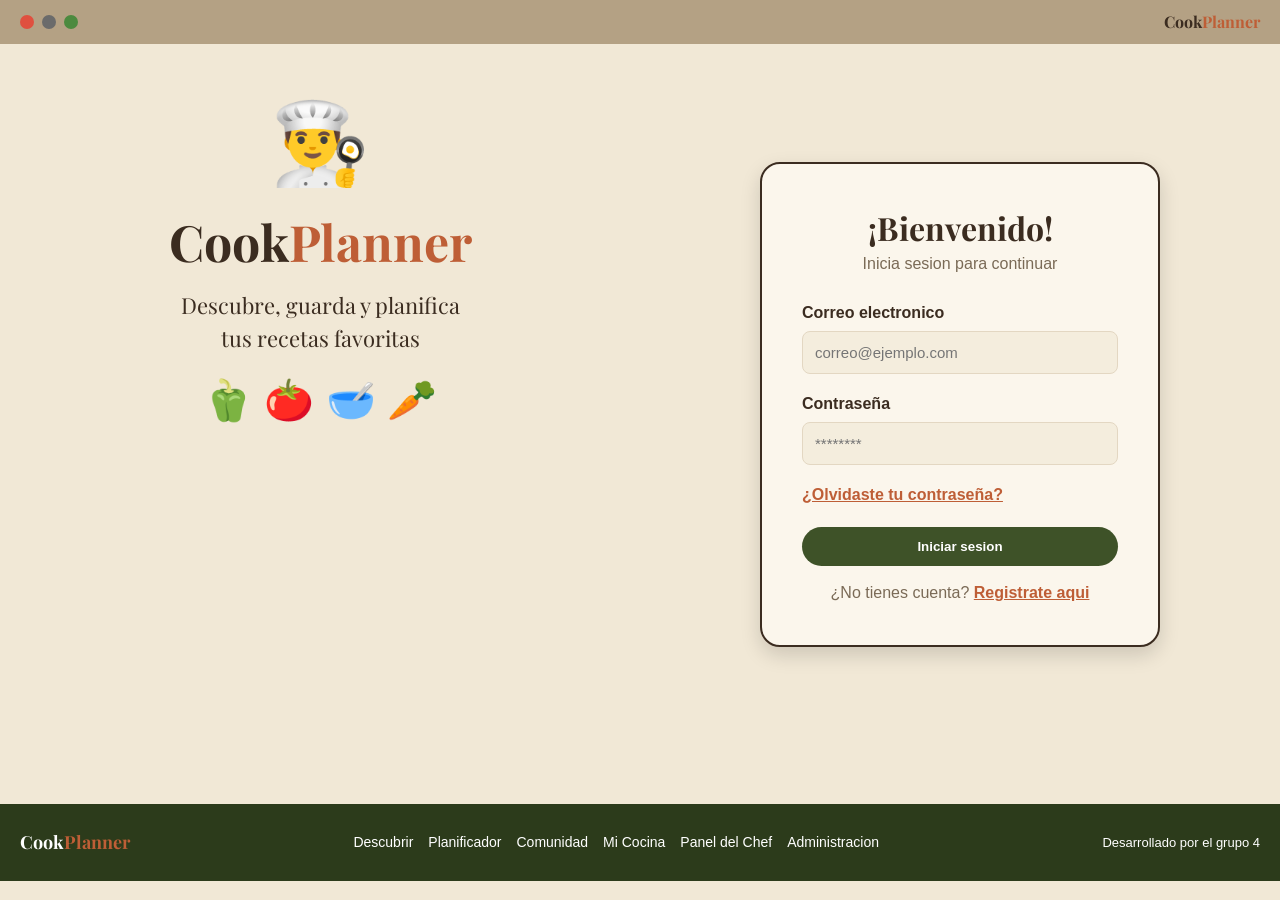
<file: src/index.html>
<!DOCTYPE html>
<html lang="es">
<head>
  <meta charset="UTF-8">
  <meta name="viewport" content="width=device-width, initial-scale=1.0">
  <title>CookPlanner - Iniciar sesion</title>
  <link href="https://fonts.googleapis.com/css2?family=Playfair+Display:wght@600;700;800&display=swap" rel="stylesheet">
  <link rel="stylesheet" href="../css/styles.css">
</head>
<body>

  <header class="barra-ventana">
    <span class="punto rojo"></span>
    <span class="punto gris"></span>
    <span class="punto verde-punto"></span>
    <span class="marca-ventana">Cook<span class="naranja">Planner</span></span>
  </header>

  <main class="login">

    <section class="login-marca">
      <p class="emoji-chef">👨‍🍳</p>
      <p class="logo">Cook<span class="naranja">Planner</span></p>
      <p class="frase">Descubre, guarda y planifica tus recetas favoritas</p>
      <p class="verduras">🫑 🍅 🥣 🥕</p>
    </section>

    <section class="login-formulario">
      <!-- Se eliminó action="descubrir.html" y method="get" -->
      <form class="tarjeta-login" novalidate>
        <h1>¡Bienvenido!</h1>
        <p class="subtitulo">Inicia sesion para continuar</p>

        <div class="campo">
          <label for="correo">Correo electronico</label>
          <input type="email" id="correo" name="correo" placeholder="correo@ejemplo.com">
        </div>

        <div class="campo">
          <label for="clave">Contraseña</label>
          <input type="password" id="clave" name="clave" placeholder="********">
        </div>

        <a href="#" class="enlace-naranja">¿Olvidaste tu contraseña?</a>

        <button type="submit" class="boton boton-verde" style="width:100%; margin-top:20px;">Iniciar sesion</button>

        <p class="texto-centro">¿No tienes cuenta? <a href="#" class="enlace-naranja">Registrate aqui</a></p>
      </form>
    </section>

  </main>

  <footer class="pie">
    <span class="marca-pie">Cook<span class="naranja">Planner</span></span>
    <nav class="enlaces-pie">
      <a href="descubrir.html">Descubrir</a>
      <a href="planificador.html">Planificador</a>
      <a href="comunidad.html">Comunidad</a>
      <a href="mi-cocina.html">Mi Cocina</a>
      <a href="chef.html">Panel del Chef</a>
      <a href="admin.html">Administracion</a>
    </nav>
    <small>Desarrollado por el grupo 4</small>
  </footer>

  <script src="../js/login.js"></script>

</body>
</html>
</file>
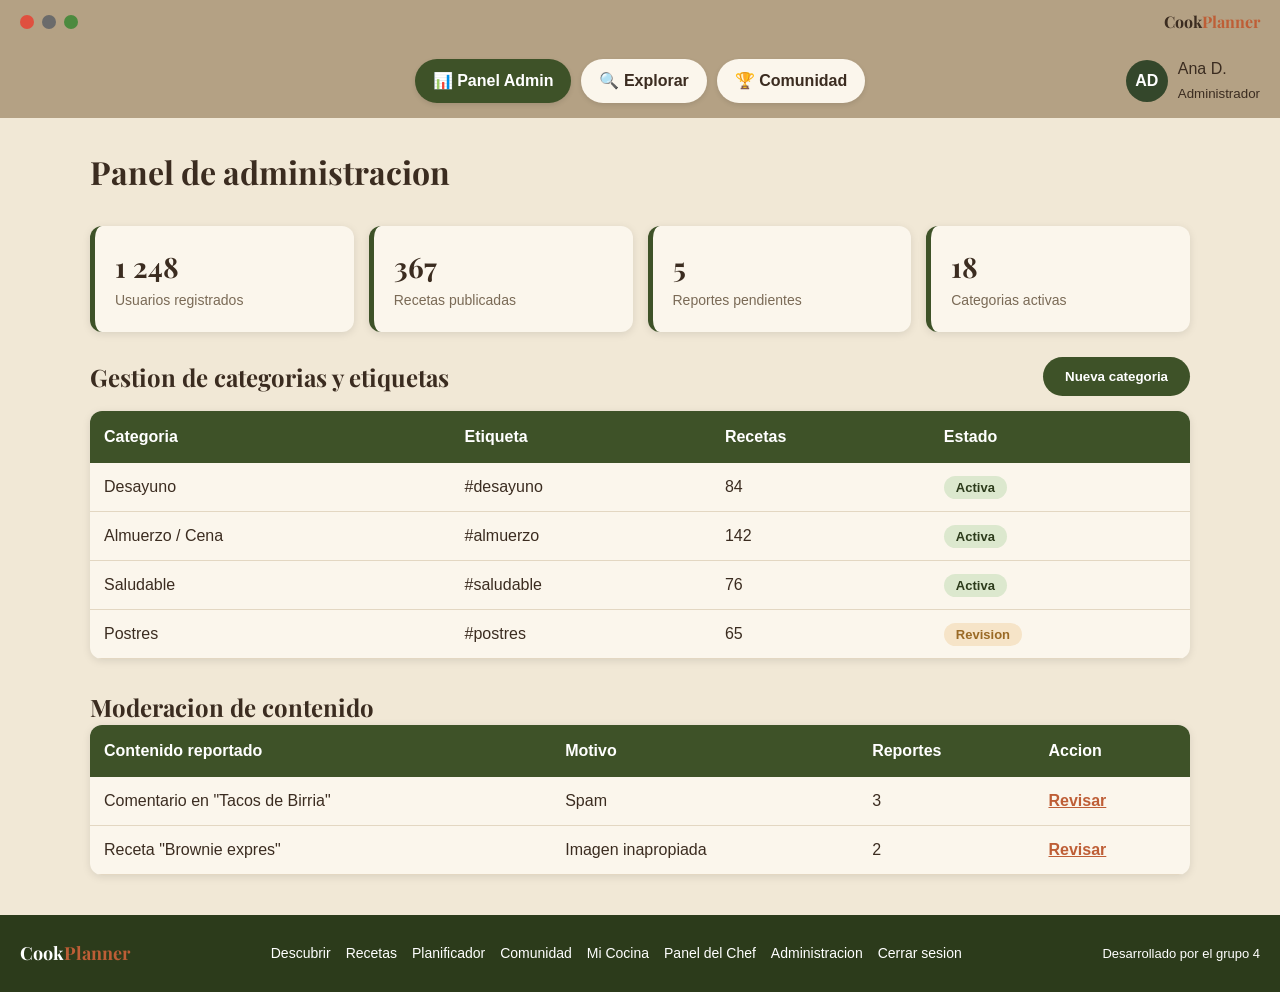
<file: src/admin.html>
<!DOCTYPE html>
<html lang="es">
<head>
  <meta charset="UTF-8">
  <meta name="viewport" content="width=device-width, initial-scale=1.0">
  <title>CookPlanner - Administracion</title>
  <link href="https://fonts.googleapis.com/css2?family=Playfair+Display:wght@600;700;800&display=swap" rel="stylesheet">
  <link rel="stylesheet" href="../css/styles.css">
</head>
<body>

  <header class="barra-ventana">
    <span class="punto rojo"></span>
    <span class="punto gris"></span>
    <span class="punto verde-punto"></span>
    <span class="marca-ventana">Cook<span class="naranja">Planner</span></span>
  </header>

  <nav class="menu">
    <a href="admin.html" class="opcion activa">📊 Panel Admin</a>
    <a href="descubrir.html" class="opcion">🔍 Explorar</a>
    <a href="comunidad.html" class="opcion">🏆 Comunidad</a>
    <a href="admin.html" class="usuario">
      <span class="avatar">AD</span>
      <span>Ana D.<br><small>Administrador</small></span>
    </a>
  </nav>

  <main class="contenedor">

    <h1 class="espacio">Panel de administracion</h1>

    <section class="tarjetas-numeros espacio">
      <div class="tarjeta-numero"><b>1 248</b><span>Usuarios registrados</span></div>
      <div class="tarjeta-numero"><b>367</b><span>Recetas publicadas</span></div>
      <div class="tarjeta-numero"><b>5</b><span>Reportes pendientes</span></div>
      <div class="tarjeta-numero"><b>18</b><span>Categorias activas</span></div>
    </section>

    <div class="titulo-seccion">
      <h2>Gestion de categorias y etiquetas</h2>
      <button class="boton boton-verde">Nueva categoria</button>
    </div>

    <table class="tabla-datos">
      <tr>
        <th>Categoria</th><th>Etiqueta</th><th>Recetas</th><th>Estado</th>
      </tr>
      <tr>
        <td>Desayuno</td><td>#desayuno</td><td>84</td>
        <td><span class="etiqueta-estado estado-ok">Activa</span></td>
      </tr>
      <tr>
        <td>Almuerzo / Cena</td><td>#almuerzo</td><td>142</td>
        <td><span class="etiqueta-estado estado-ok">Activa</span></td>
      </tr>
      <tr>
        <td>Saludable</td><td>#saludable</td><td>76</td>
        <td><span class="etiqueta-estado estado-ok">Activa</span></td>
      </tr>
      <tr>
        <td>Postres</td><td>#postres</td><td>65</td>
        <td><span class="etiqueta-estado estado-espera">Revision</span></td>
      </tr>
    </table>

    <h2 class="espacio">Moderacion de contenido</h2>
    <table class="tabla-datos">
      <tr>
        <th>Contenido reportado</th><th>Motivo</th><th>Reportes</th><th>Accion</th>
      </tr>
      <tr>
        <td>Comentario en "Tacos de Birria"</td><td>Spam</td><td>3</td>
        <td><a href="#" class="enlace-naranja">Revisar</a></td>
      </tr>
      <tr>
        <td>Receta "Brownie expres"</td><td>Imagen inapropiada</td><td>2</td>
        <td><a href="#" class="enlace-naranja">Revisar</a></td>
      </tr>
    </table>

  </main>

  <footer class="pie">
    <span class="marca-pie">Cook<span class="naranja">Planner</span></span>
    <nav class="enlaces-pie">
      <a href="descubrir.html">Descubrir</a>
      <a href="recetas.html">Recetas</a>
      <a href="planificador.html">Planificador</a>
      <a href="comunidad.html">Comunidad</a>
      <a href="mi-cocina.html">Mi Cocina</a>
      <a href="chef.html">Panel del Chef</a>
      <a href="admin.html">Administracion</a>
      <a href="index.html">Cerrar sesion</a>
    </nav>
    <small>Desarrollado por el grupo 4</small>
  </footer>

</body>
</html>
</file>
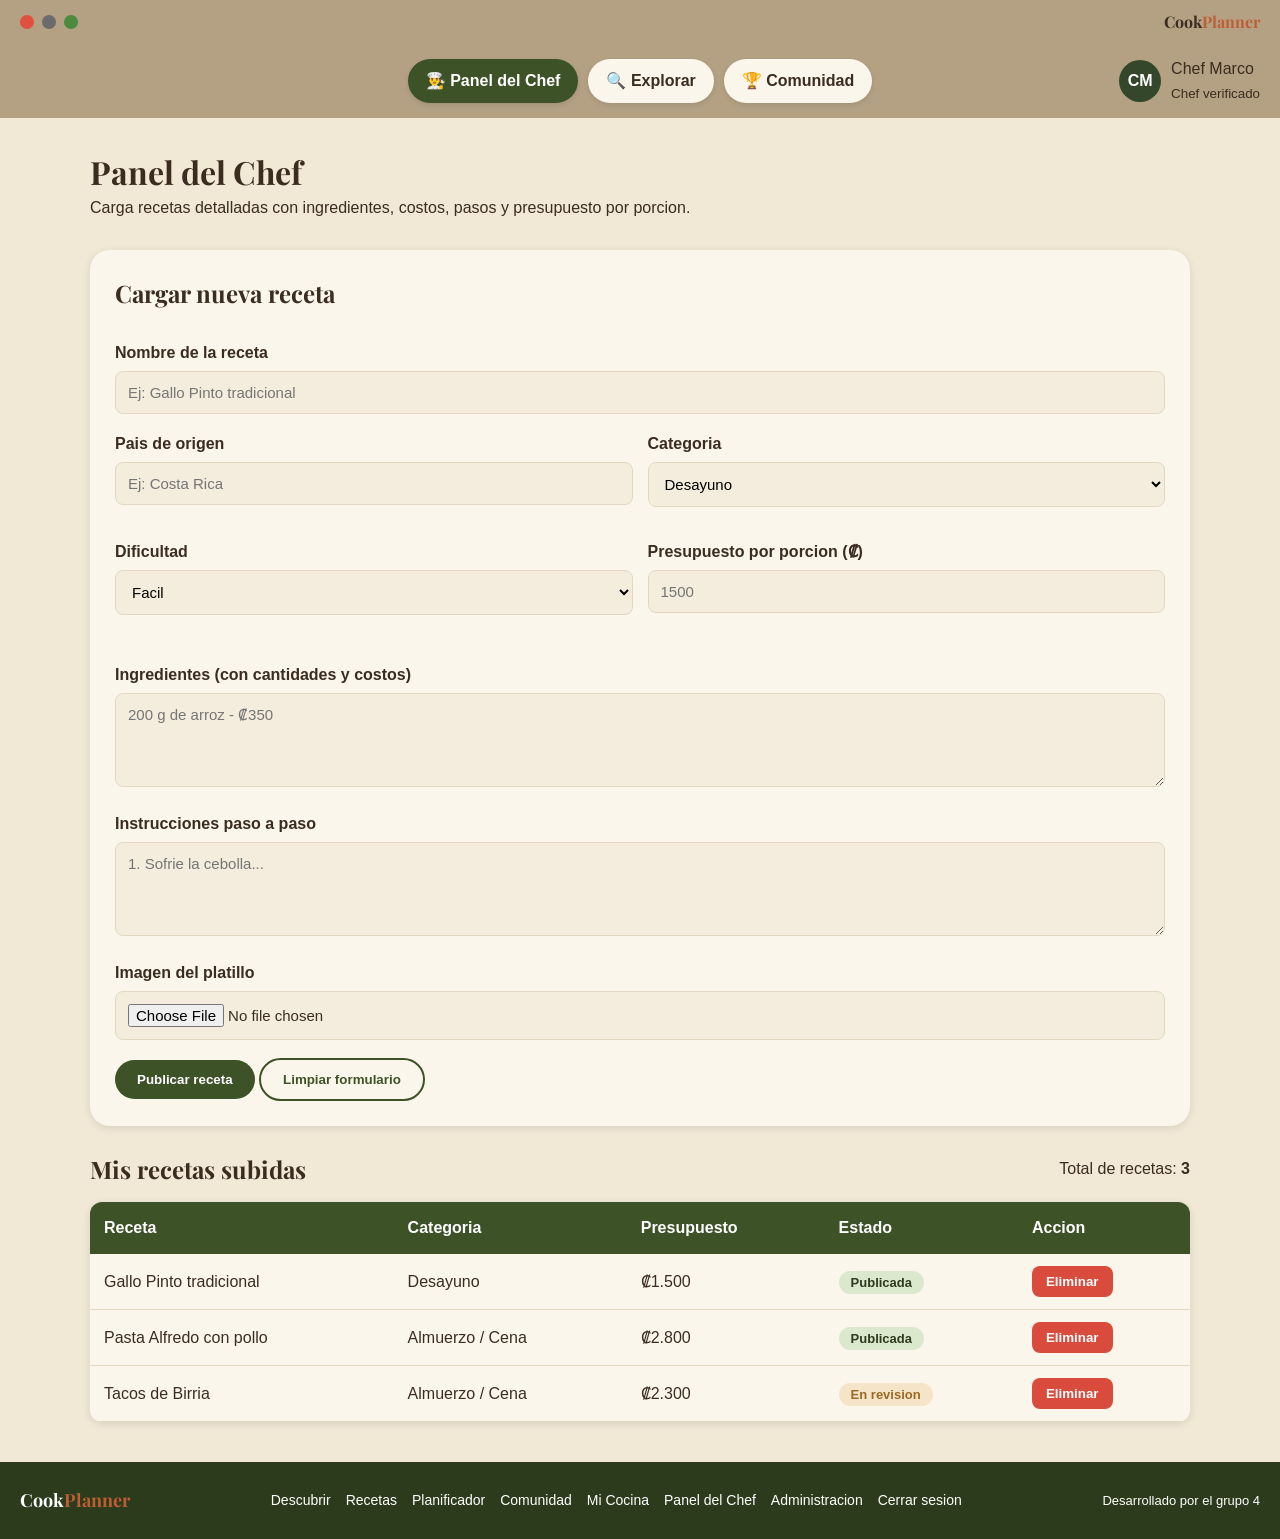
<file: src/chef.html>
<!DOCTYPE html>
<html lang="es">
<head>
  <meta charset="UTF-8">
  <meta name="viewport" content="width=device-width, initial-scale=1.0">
  <title>CookPlanner - Panel del Chef</title>
  <link href="https://fonts.googleapis.com/css2?family=Playfair+Display:wght@600;700;800&display=swap" rel="stylesheet">
  <link rel="stylesheet" href="../css/styles.css">
</head>
<body>

  <header class="barra-ventana">
    <span class="punto rojo"></span>
    <span class="punto gris"></span>
    <span class="punto verde-punto"></span>
    <span class="marca-ventana">Cook<span class="naranja">Planner</span></span>
  </header>

  <nav class="menu">
    <a href="chef.html" class="opcion activa">👨‍🍳 Panel del Chef</a>
    <a href="descubrir.html" class="opcion">🔍 Explorar</a>
    <a href="comunidad.html" class="opcion">🏆 Comunidad</a>
    <a href="chef.html" class="usuario">
      <span class="avatar">CM</span>
      <span>Chef Marco<br><small>Chef verificado</small></span>
    </a>
  </nav>

  <main class="contenedor">

    <h1 class="espacio">Panel del Chef</h1>
    <p>Carga recetas detalladas con ingredientes, costos, pasos y presupuesto por porcion.</p>

    <section class="panel espacio">
      <h2>Cargar nueva receta</h2>

      <form action="chef.html" method="post" id="formulario-receta" novalidate>

        <p id="mensaje"></p>

        <div class="campo espacio">
          <label for="nombre">Nombre de la receta</label>
          <input type="text" id="nombre" name="nombre" placeholder="Ej: Gallo Pinto tradicional">
        </div>

        <div class="formulario-doble">
          <div class="campo">
            <label for="origen">Pais de origen</label>
            <input type="text" id="origen" name="origen" placeholder="Ej: Costa Rica">
          </div>
          <div class="campo">
            <label for="categoria">Categoria</label>
            <select id="categoria" name="categoria">
              <option>Desayuno</option>
              <option>Almuerzo / Cena</option>
              <option>Saludable</option>
              <option>Postre</option>
            </select>
          </div>
          <div class="campo">
            <label for="dificultad">Dificultad</label>
            <select id="dificultad" name="dificultad">
              <option>Facil</option>
              <option>Media</option>
              <option>Alta</option>
            </select>
          </div>
          <div class="campo">
            <label for="precio">Presupuesto por porcion (₡)</label>
            <input type="number" id="precio" name="precio" step="1" min="0" placeholder="1500">
          </div>
        </div>

        <div class="campo espacio">
          <label for="ingredientes">Ingredientes (con cantidades y costos)</label>
          <textarea id="ingredientes" name="ingredientes" rows="4" placeholder="200 g de arroz - ₡350"></textarea>
        </div>

        <div class="campo">
          <label for="pasos">Instrucciones paso a paso</label>
          <textarea id="pasos" name="pasos" rows="4" placeholder="1. Sofrie la cebolla..."></textarea>
        </div>

        <div class="campo">
          <label for="imagen">Imagen del platillo</label>
          <input type="file" id="imagen" name="imagen">
        </div>

        <button type="submit" class="boton boton-verde">Publicar receta</button>
        <button type="button" class="boton boton-borde" id="boton-limpiar">Limpiar formulario</button>
      </form>
    </section>

    <div class="titulo-seccion">
      <h2>Mis recetas subidas</h2>
      <p>Total de recetas: <b id="contador">3</b></p>
    </div>

    <table class="tabla-datos">
      <thead>
        <tr>
          <th>Receta</th><th>Categoria</th><th>Presupuesto</th><th>Estado</th><th>Accion</th>
        </tr>
      </thead>
      <tbody id="lista-recetas">
        <tr>
          <td>Gallo Pinto tradicional</td><td>Desayuno</td><td>₡1.500</td>
          <td><span class="etiqueta-estado estado-ok">Publicada</span></td>
          <td><button class="boton-eliminar">Eliminar</button></td>
        </tr>
        <tr>
          <td>Pasta Alfredo con pollo</td><td>Almuerzo / Cena</td><td>₡2.800</td>
          <td><span class="etiqueta-estado estado-ok">Publicada</span></td>
          <td><button class="boton-eliminar">Eliminar</button></td>
        </tr>
        <tr>
          <td>Tacos de Birria</td><td>Almuerzo / Cena</td><td>₡2.300</td>
          <td><span class="etiqueta-estado estado-espera">En revision</span></td>
          <td><button class="boton-eliminar">Eliminar</button></td>
        </tr>
      </tbody>
    </table>

  </main>

  <footer class="pie">
    <span class="marca-pie">Cook<span class="naranja">Planner</span></span>
    <nav class="enlaces-pie">
      <a href="descubrir.html">Descubrir</a>
      <a href="recetas.html">Recetas</a>
      <a href="planificador.html">Planificador</a>
      <a href="comunidad.html">Comunidad</a>
      <a href="mi-cocina.html">Mi Cocina</a>
      <a href="chef.html">Panel del Chef</a>
      <a href="admin.html">Administracion</a>
      <a href="index.html">Cerrar sesion</a>
    </nav>
    <small>Desarrollado por el grupo 4</small>
  </footer>

  <script src="../js/formato.js"></script>
  <script src="../js/chef.js"></script>

</body>
</html>
</file>
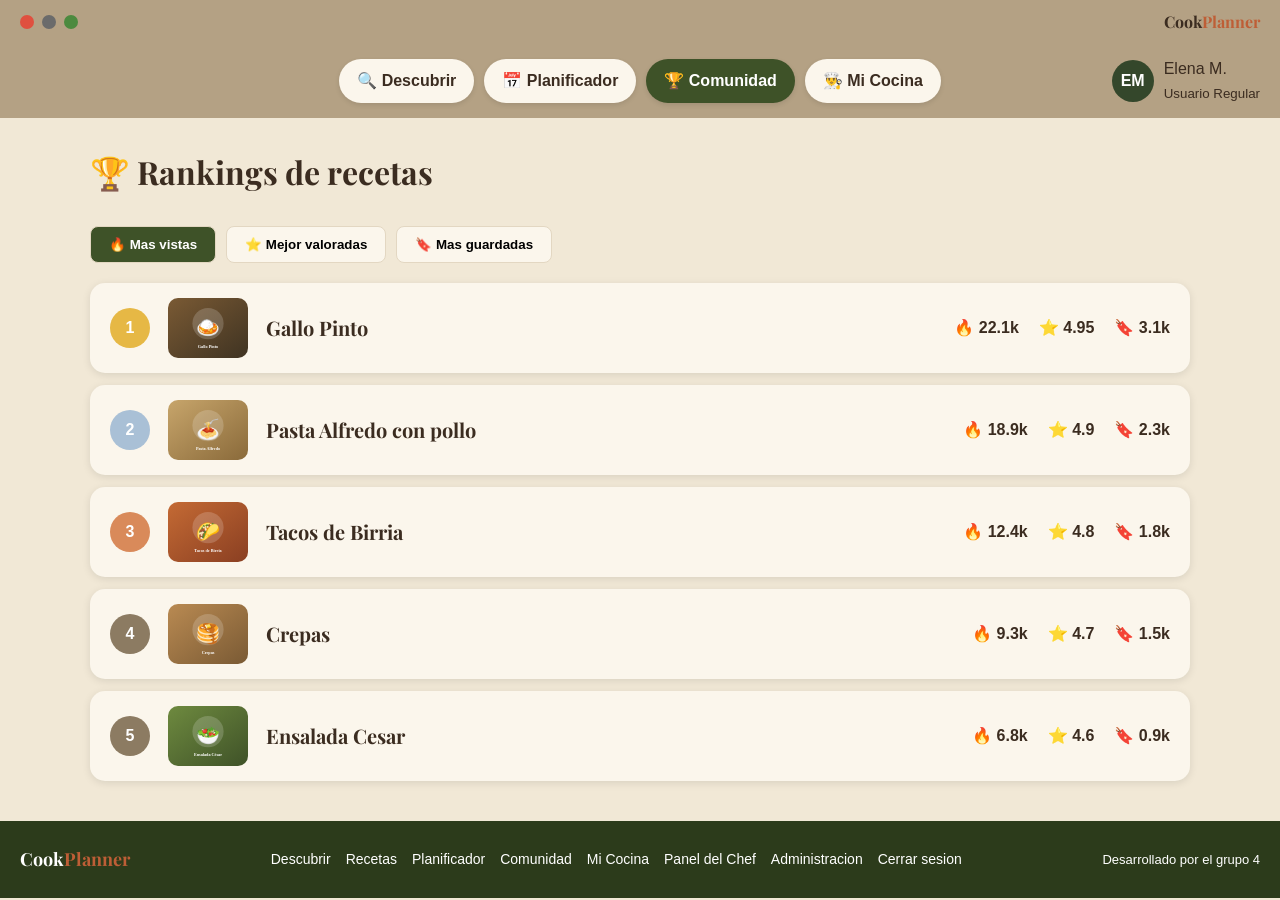
<file: src/comunidad.html>
<!DOCTYPE html>
<html lang="es">
<head>
  <meta charset="UTF-8">
  <meta name="viewport" content="width=device-width, initial-scale=1.0">
  <title>CookPlanner - Comunidad</title>
  <link href="https://fonts.googleapis.com/css2?family=Playfair+Display:wght@600;700;800&display=swap" rel="stylesheet">
  <link rel="stylesheet" href="../css/styles.css">
</head>
<body>

  <header class="barra-ventana">
    <span class="punto rojo"></span>
    <span class="punto gris"></span>
    <span class="punto verde-punto"></span>
    <span class="marca-ventana">Cook<span class="naranja">Planner</span></span>
  </header>

  <nav class="menu">
    <a href="descubrir.html" class="opcion">🔍 Descubrir</a>
    <a href="planificador.html" class="opcion">📅 Planificador</a>
    <a href="comunidad.html" class="opcion activa">🏆 Comunidad</a>
    <a href="mi-cocina.html" class="opcion">👨‍🍳 Mi Cocina</a>
    <a href="mi-cocina.html" class="usuario">
      <span class="avatar">EM</span>
      <span>Elena M.<br><small>Usuario Regular</small></span>
    </a>
  </nav>

  <main class="contenedor">

    <h1 class="espacio">🏆 Rankings de recetas</h1>

    <div class="pestanas espacio">
      <button class="pestana activa">🔥 Mas vistas</button>
      <button class="pestana">⭐ Mejor valoradas</button>
      <button class="pestana">🔖 Mas guardadas</button>
    </div>

    <section>

      <article class="fila-ranking">
        <span class="numero oro">1</span>
        <img src="../assets/img/gallo-pinto.svg" alt="Gallo Pinto" class="mini-img">
        <h3 class="nombre-ranking">Gallo Pinto</h3>
        <div class="datos-ranking">
          <span>🔥 22.1k</span>
          <span>⭐ 4.95</span>
          <span>🔖 3.1k</span>
        </div>
      </article>

      <article class="fila-ranking">
        <span class="numero plata">2</span>
        <img src="../assets/img/alfredo.svg" alt="Pasta Alfredo con pollo" class="mini-img">
        <h3 class="nombre-ranking">Pasta Alfredo con pollo</h3>
        <div class="datos-ranking">
          <span>🔥 18.9k</span>
          <span>⭐ 4.9</span>
          <span>🔖 2.3k</span>
        </div>
      </article>

      <article class="fila-ranking">
        <span class="numero bronce">3</span>
        <img src="../assets/img/birria.svg" alt="Tacos de Birria" class="mini-img">
        <h3 class="nombre-ranking">Tacos de Birria</h3>
        <div class="datos-ranking">
          <span>🔥 12.4k</span>
          <span>⭐ 4.8</span>
          <span>🔖 1.8k</span>
        </div>
      </article>

      <article class="fila-ranking">
        <span class="numero normal">4</span>
        <img src="../assets/img/crepas.svg" alt="Crepas" class="mini-img">
        <h3 class="nombre-ranking">Crepas</h3>
        <div class="datos-ranking">
          <span>🔥 9.3k</span>
          <span>⭐ 4.7</span>
          <span>🔖 1.5k</span>
        </div>
      </article>

      <article class="fila-ranking">
        <span class="numero normal">5</span>
        <img src="../assets/img/cesar.svg" alt="Ensalada Cesar" class="mini-img">
        <h3 class="nombre-ranking">Ensalada Cesar</h3>
        <div class="datos-ranking">
          <span>🔥 6.8k</span>
          <span>⭐ 4.6</span>
          <span>🔖 0.9k</span>
        </div>
      </article>

    </section>

  </main>

  <footer class="pie">
    <span class="marca-pie">Cook<span class="naranja">Planner</span></span>
    <nav class="enlaces-pie">
      <a href="descubrir.html">Descubrir</a>
      <a href="recetas.html">Recetas</a>
      <a href="planificador.html">Planificador</a>
      <a href="comunidad.html">Comunidad</a>
      <a href="mi-cocina.html">Mi Cocina</a>
      <a href="chef.html">Panel del Chef</a>
      <a href="admin.html">Administracion</a>
      <a href="index.html">Cerrar sesion</a>
    </nav>
    <small>Desarrollado por el grupo 4</small>
  </footer>

</body>
</html>
</file>
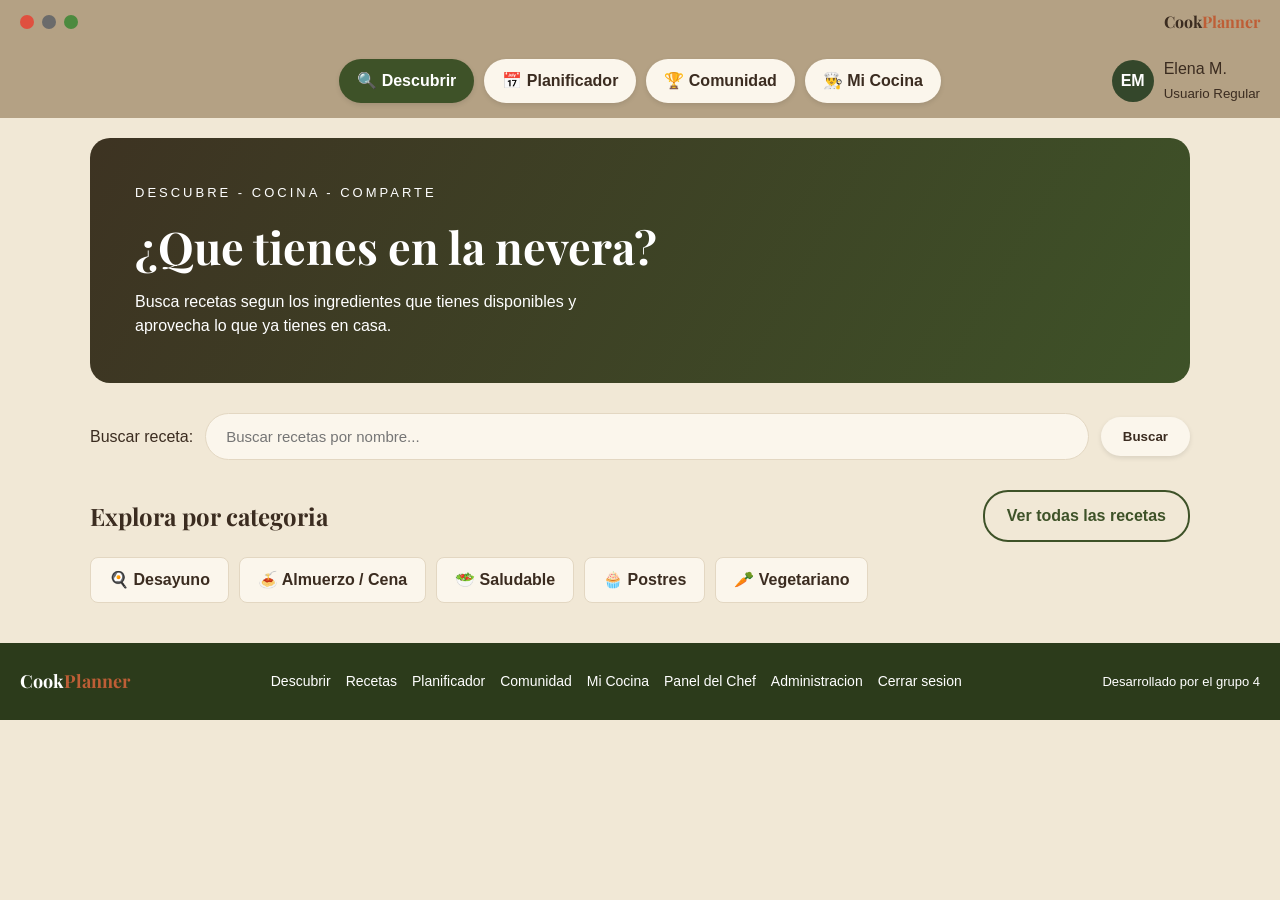
<file: src/descubrir.html>
<!DOCTYPE html>
<html lang="es">
<head>
  <meta charset="UTF-8">
  <meta name="viewport" content="width=device-width, initial-scale=1.0">
  <title>CookPlanner - Descubrir</title>
  <link href="https://fonts.googleapis.com/css2?family=Playfair+Display:wght@600;700;800&display=swap" rel="stylesheet">
  <link rel="stylesheet" href="../css/styles.css">
</head>
<body>

  <header class="barra-ventana">
    <span class="punto rojo"></span>
    <span class="punto gris"></span>
    <span class="punto verde-punto"></span>
    <span class="marca-ventana">Cook<span class="naranja">Planner</span></span>
  </header>

  <nav class="menu">
    <a href="descubrir.html" class="opcion activa">🔍 Descubrir</a>
    <a href="planificador.html" class="opcion">📅 Planificador</a>
    <a href="comunidad.html" class="opcion">🏆 Comunidad</a>
    <a href="mi-cocina.html" class="opcion">👨‍🍳 Mi Cocina</a>
    <a href="mi-cocina.html" class="usuario">
      <span class="avatar">EM</span>
      <span>Elena M.<br><small>Usuario Regular</small></span>
    </a>
  </nav>

  <main class="contenedor">

    <section class="hero">
      <p class="etiqueta">Descubre - Cocina - Comparte</p>
      <h1>¿Que tienes en la nevera?</h1>
      <p>Busca recetas segun los ingredientes que tienes disponibles y aprovecha lo que ya tienes en casa.</p>
    </section>

    <section class="espacio">
      <!-- El buscador redirige a recetas.html cuando presionan Enter -->
      <form class="buscador" action="recetas.html" method="get">
        <label for="buscar">Buscar receta:</label>
        <input type="text" id="buscar" name="buscar" placeholder="Buscar recetas por nombre...">
        <button type="submit" class="boton boton-claro">Buscar</button>
      </form>
    </section>

    <section class="espacio">
      <div class="titulo-seccion">
        <h2>Explora por categoria</h2>
        <a href="recetas.html" class="boton boton-borde">Ver todas las recetas</a>
      </div>
      <div class="categorias">
        <a href="recetas.html" class="categoria">🍳 Desayuno</a>
        <a href="recetas.html" class="categoria">🍝 Almuerzo / Cena</a>
        <a href="recetas.html" class="categoria">🥗 Saludable</a>
        <a href="recetas.html" class="categoria">🧁 Postres</a>
        <a href="recetas.html" class="categoria">🥕 Vegetariano</a>
      </div>
    </section>

  </main>

  <footer class="pie">
    <span class="marca-pie">Cook<span class="naranja">Planner</span></span>
    <nav class="enlaces-pie">
      <a href="descubrir.html">Descubrir</a>
      <a href="recetas.html">Recetas</a>
      <a href="planificador.html">Planificador</a>
      <a href="comunidad.html">Comunidad</a>
      <a href="mi-cocina.html">Mi Cocina</a>
      <a href="chef.html">Panel del Chef</a>
      <a href="admin.html">Administracion</a>
      <a href="index.html">Cerrar sesion</a>
    </nav>
    <small>Desarrollado por el grupo 4</small>
  </footer>

  <script src="../js/recetas.js"></script>

</body>
</html>
</file>
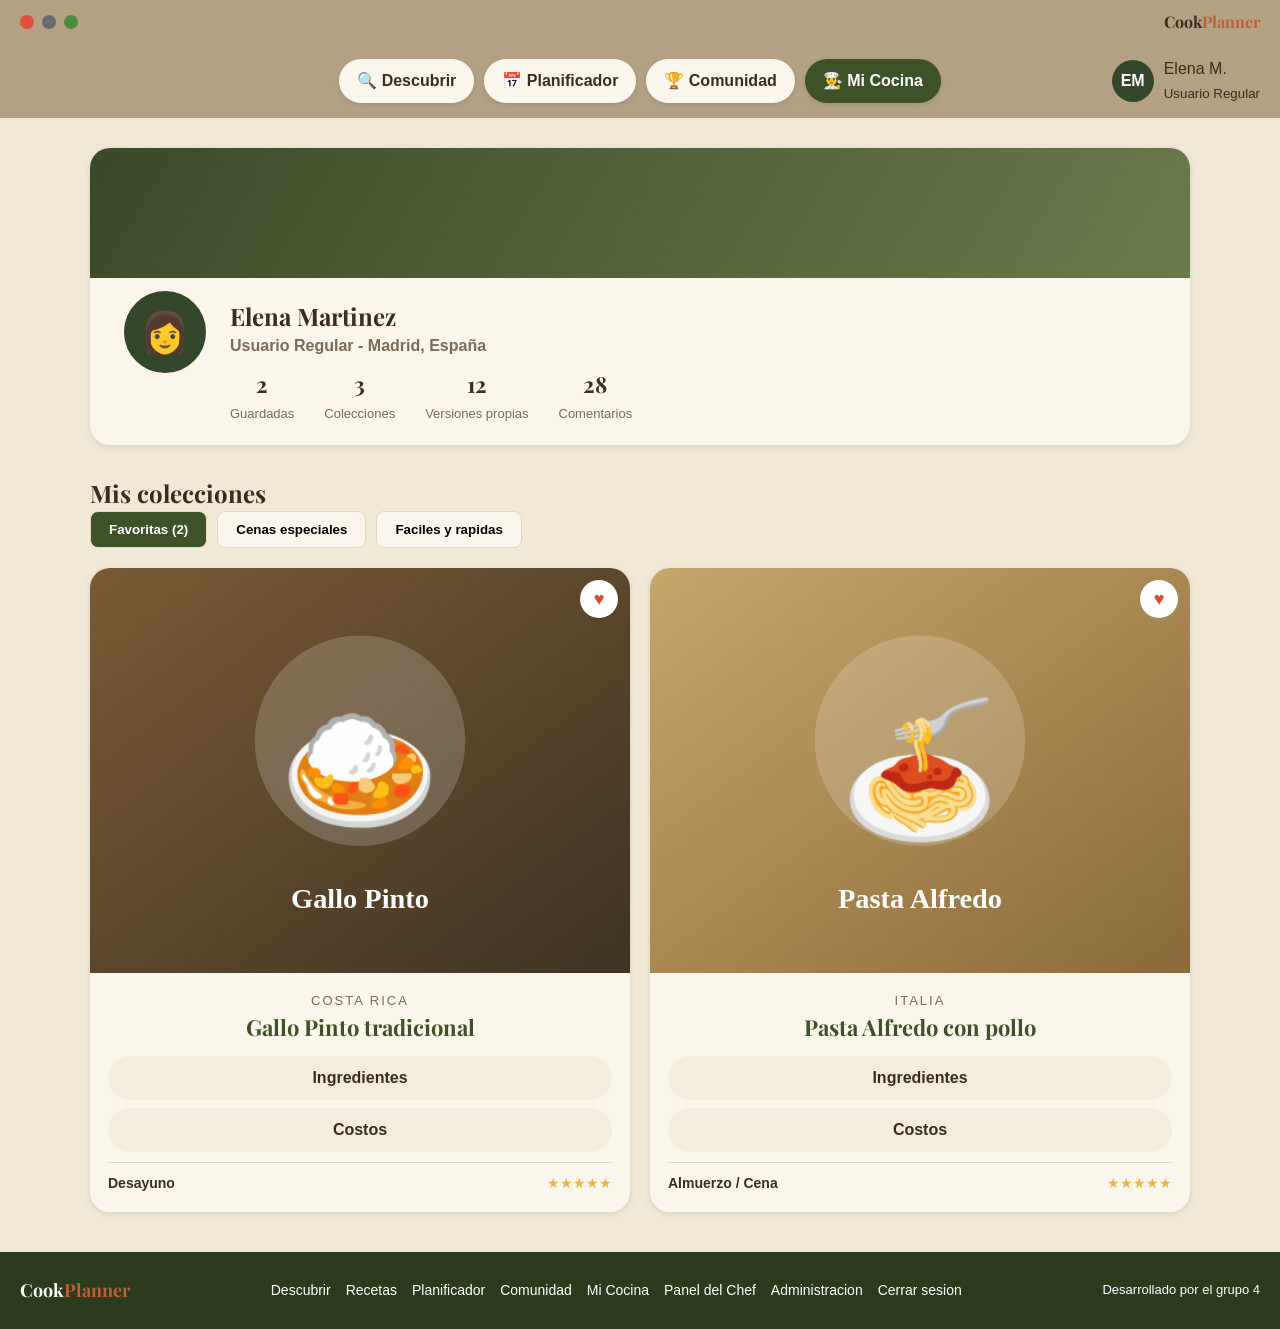
<file: src/mi-cocina.html>
<!DOCTYPE html>
<html lang="es">
<head>
  <meta charset="UTF-8">
  <meta name="viewport" content="width=device-width, initial-scale=1.0">
  <title>CookPlanner - Mi Cocina</title>
  <link href="https://fonts.googleapis.com/css2?family=Playfair+Display:wght@600;700;800&display=swap" rel="stylesheet">
  <link rel="stylesheet" href="../css/styles.css">
</head>
<body>

  <header class="barra-ventana">
    <span class="punto rojo"></span>
    <span class="punto gris"></span>
    <span class="punto verde-punto"></span>
    <span class="marca-ventana">Cook<span class="naranja">Planner</span></span>
  </header>

  <nav class="menu">
    <a href="descubrir.html" class="opcion">🔍 Descubrir</a>
    <a href="planificador.html" class="opcion">📅 Planificador</a>
    <a href="comunidad.html" class="opcion">🏆 Comunidad</a>
    <a href="mi-cocina.html" class="opcion activa">👨‍🍳 Mi Cocina</a>
    <a href="mi-cocina.html" class="usuario">
      <span class="avatar">EM</span>
      <span>Elena M.<br><small>Usuario Regular</small></span>
    </a>
  </nav>

  <main class="contenedor">

    <section class="perfil espacio">
      <div class="perfil-banner"></div>
      <div class="perfil-datos">
        <span class="perfil-avatar">👩</span>
        <div>
          <h1>Elena Martinez</h1>
          <p class="perfil-rol">Usuario Regular - Madrid, España</p>
          <div class="estadisticas">
            <div class="estadistica"><b>2</b><span>Guardadas</span></div>
            <div class="estadistica"><b>3</b><span>Colecciones</span></div>
            <div class="estadistica"><b>12</b><span>Versiones propias</span></div>
            <div class="estadistica"><b>28</b><span>Comentarios</span></div>
          </div>
        </div>
      </div>
    </section>

    <h2 class="espacio">Mis colecciones</h2>

    <div class="pestanas">
      <button class="pestana activa">Favoritas (2)</button>
      <button class="pestana">Cenas especiales</button>
      <button class="pestana">Faciles y rapidas</button>
    </div>

    <section class="recetas-dos">

      <article class="tarjeta">
        <div class="tarjeta-img">
          <img src="../assets/img/gallo-pinto.svg" alt="Gallo Pinto tradicional">
          <button class="favorito">♥</button>
        </div>
        <div class="tarjeta-info">
          <p class="pais">COSTA RICA</p>
          <h3 class="nombre-receta">Gallo Pinto tradicional</h3>
          <a href="#" class="boton-gris">Ingredientes</a>
          <a href="#" class="boton-gris">Costos</a>
          <div class="pie-tarjeta">
            <span class="categoria-nombre">Desayuno</span>
            <span class="estrellas">★★★★★</span>
          </div>
        </div>
      </article>

      <article class="tarjeta">
        <div class="tarjeta-img">
          <img src="../assets/img/alfredo.svg" alt="Pasta Alfredo con pollo">
          <button class="favorito">♥</button>
        </div>
        <div class="tarjeta-info">
          <p class="pais">ITALIA</p>
          <h3 class="nombre-receta">Pasta Alfredo con pollo</h3>
          <a href="#" class="boton-gris">Ingredientes</a>
          <a href="#" class="boton-gris">Costos</a>
          <div class="pie-tarjeta">
            <span class="categoria-nombre">Almuerzo / Cena</span>
            <span class="estrellas">★★★★★</span>
          </div>
        </div>
      </article>

    </section>

  </main>

  <footer class="pie">
    <span class="marca-pie">Cook<span class="naranja">Planner</span></span>
    <nav class="enlaces-pie">
      <a href="descubrir.html">Descubrir</a>
      <a href="recetas.html">Recetas</a>
      <a href="planificador.html">Planificador</a>
      <a href="comunidad.html">Comunidad</a>
      <a href="mi-cocina.html">Mi Cocina</a>
      <a href="chef.html">Panel del Chef</a>
      <a href="admin.html">Administracion</a>
      <a href="index.html">Cerrar sesion</a>
    </nav>
    <small>Desarrollado por el grupo 4</small>
  </footer>

  <script src="../js/favoritos.js"></script>

</body>
</html>
</file>
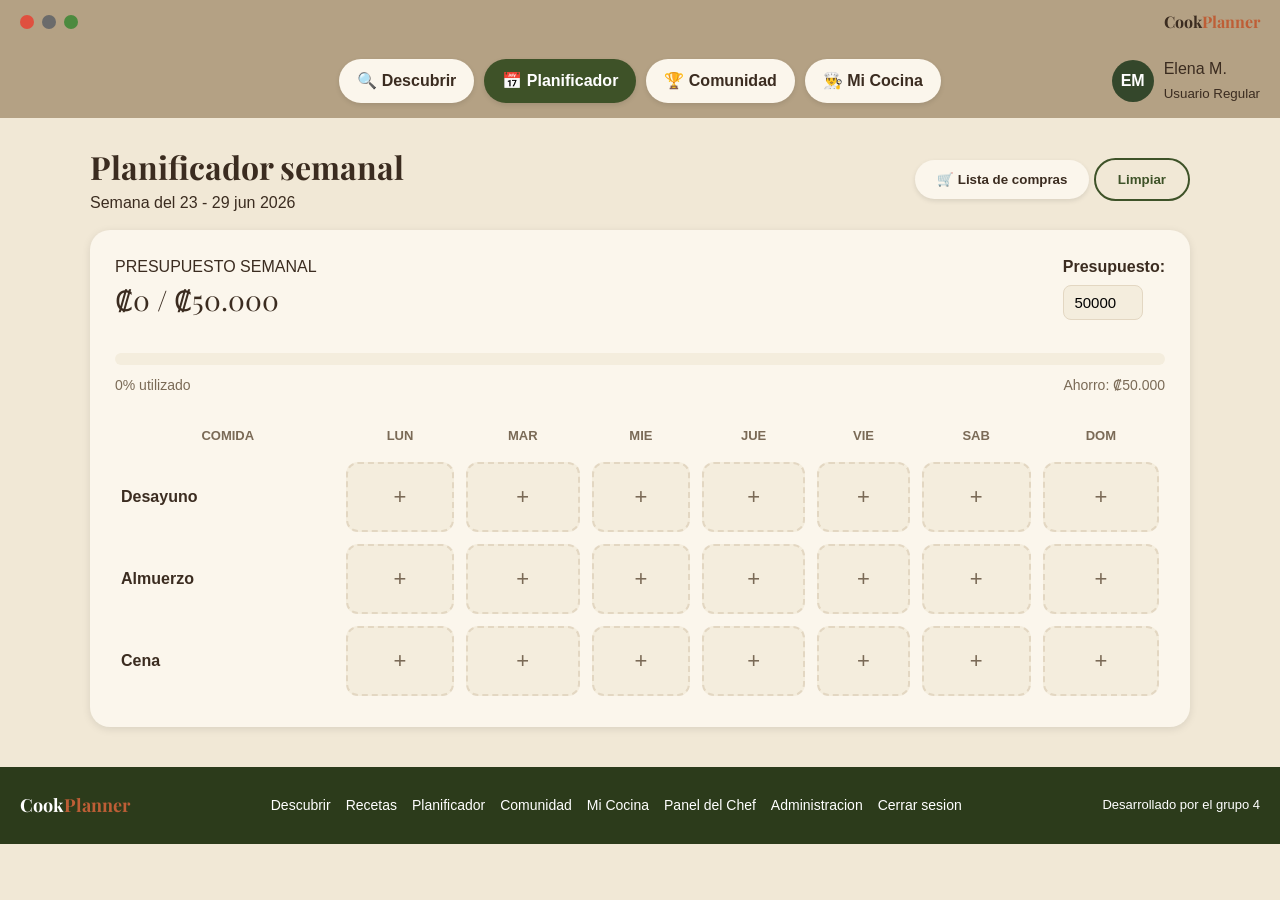
<file: src/planificador.html>
<!DOCTYPE html>
<html lang="es">
<head>
  <meta charset="UTF-8">
  <meta name="viewport" content="width=device-width, initial-scale=1.0">
  <title>CookPlanner - Planificador</title>
  <link href="https://fonts.googleapis.com/css2?family=Playfair+Display:wght@600;700;800&display=swap" rel="stylesheet">
  <link rel="stylesheet" href="../css/styles.css">
</head>
<body>

  <header class="barra-ventana">
    <span class="punto rojo"></span>
    <span class="punto gris"></span>
    <span class="punto verde-punto"></span>
    <span class="marca-ventana">Cook<span class="naranja">Planner</span></span>
  </header>

  <nav class="menu">
    <a href="descubrir.html" class="opcion">🔍 Descubrir</a>
    <a href="planificador.html" class="opcion activa">📅 Planificador</a>
    <a href="comunidad.html" class="opcion">🏆 Comunidad</a>
    <a href="mi-cocina.html" class="opcion">👨‍🍳 Mi Cocina</a>
    <a href="mi-cocina.html" class="usuario">
      <span class="avatar">EM</span>
      <span>Elena M.<br><small>Usuario Regular</small></span>
    </a>
  </nav>

  <main class="contenedor">

    <div class="titulo-seccion">
      <div>
        <h1>Planificador semanal</h1>
        <p>Semana del 23 - 29 jun 2026</p>
      </div>
      <div>
        <button class="boton boton-claro" id="boton-compras">🛒 Lista de compras</button>
        <button class="boton boton-borde" id="boton-limpiar-plan">Limpiar</button>
      </div>
    </div>

    <section class="panel">

      <div class="presupuesto">
        <div>
          <p>PRESUPUESTO SEMANAL</p>
          <p class="monto"><span id="gastado">₡0</span> / <span id="tope">₡50.000</span></p>
        </div>
        <div class="campo">
          <label for="presupuesto">Presupuesto:</label>
          <input type="number" id="presupuesto" name="presupuesto" value="50000" step="500" min="0">
        </div>
      </div>

      <div class="barra-progreso">
        <div class="relleno" id="relleno"></div>
      </div>
      <div class="info-presupuesto">
        <span id="porcentaje">0% utilizado</span>
        <span id="ahorro">Ahorro: ₡50.000</span>
      </div>

      <table class="tabla-planificador">
        <tr>
          <th>Comida</th>
          <th>Lun</th><th>Mar</th><th>Mie</th><th>Jue</th><th>Vie</th><th>Sab</th><th>Dom</th>
        </tr>
        <tr>
          <td class="dia">Desayuno</td>
          <td><button class="casilla">+</button></td>
          <td><button class="casilla">+</button></td>
          <td><button class="casilla">+</button></td>
          <td><button class="casilla">+</button></td>
          <td><button class="casilla">+</button></td>
          <td><button class="casilla">+</button></td>
          <td><button class="casilla">+</button></td>
        </tr>
        <tr>
          <td class="dia">Almuerzo</td>
          <td><button class="casilla">+</button></td>
          <td><button class="casilla">+</button></td>
          <td><button class="casilla">+</button></td>
          <td><button class="casilla">+</button></td>
          <td><button class="casilla">+</button></td>
          <td><button class="casilla">+</button></td>
          <td><button class="casilla">+</button></td>
        </tr>
        <tr>
          <td class="dia">Cena</td>
          <td><button class="casilla">+</button></td>
          <td><button class="casilla">+</button></td>
          <td><button class="casilla">+</button></td>
          <td><button class="casilla">+</button></td>
          <td><button class="casilla">+</button></td>
          <td><button class="casilla">+</button></td>
          <td><button class="casilla">+</button></td>
        </tr>
      </table>

    </section>

  </main>

  <footer class="pie">
    <span class="marca-pie">Cook<span class="naranja">Planner</span></span>
    <nav class="enlaces-pie">
      <a href="descubrir.html">Descubrir</a>
      <a href="recetas.html">Recetas</a>
      <a href="planificador.html">Planificador</a>
      <a href="comunidad.html">Comunidad</a>
      <a href="mi-cocina.html">Mi Cocina</a>
      <a href="chef.html">Panel del Chef</a>
      <a href="admin.html">Administracion</a>
      <a href="index.html">Cerrar sesion</a>
    </nav>
    <small>Desarrollado por el grupo 4</small>
  </footer>

  <script src="../js/formato.js"></script>
  <script src="../js/planificador.js"></script>

</body>
</html>
</file>
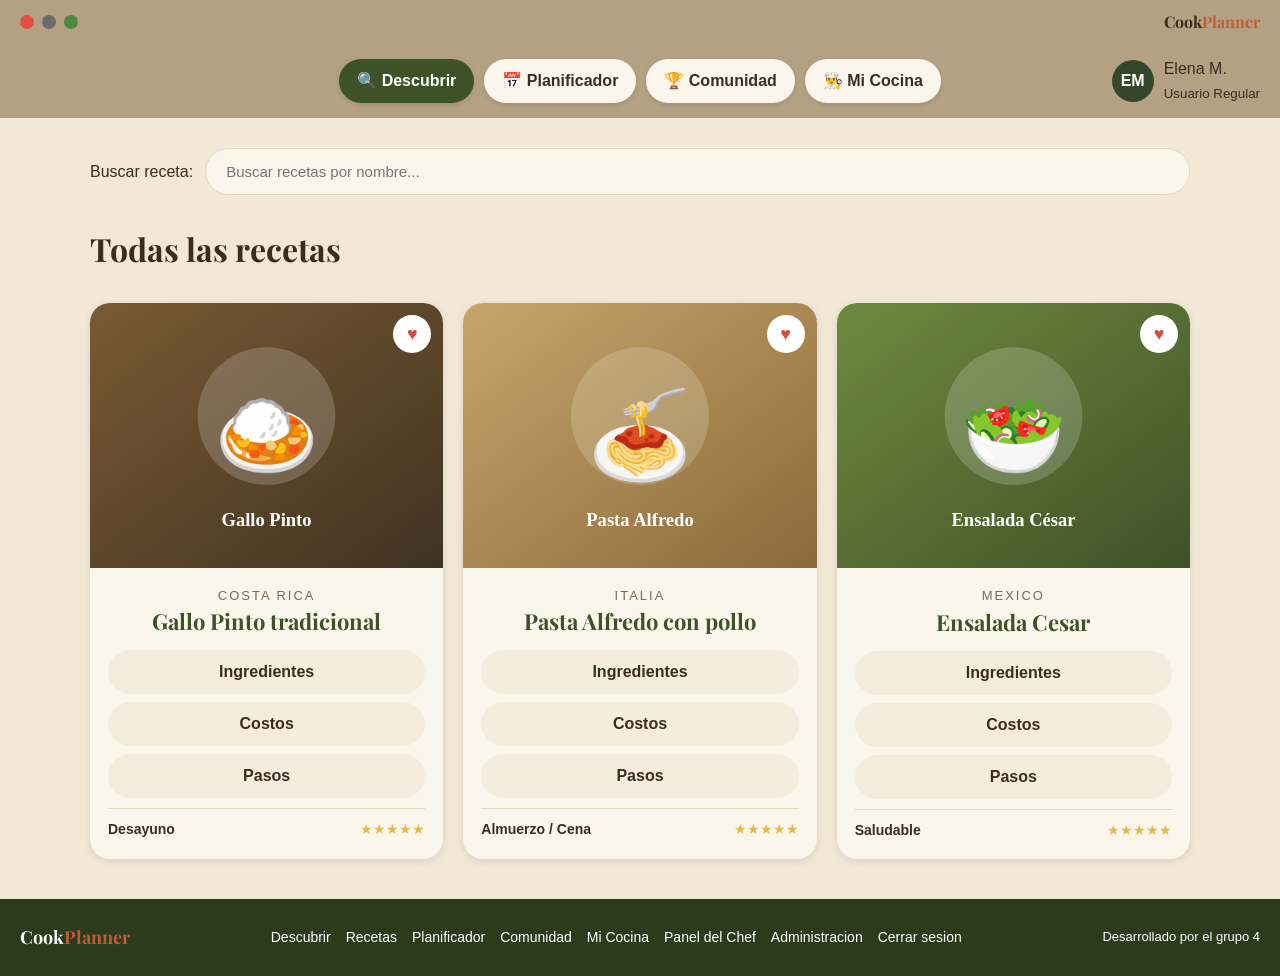
<file: src/recetas.html>
<!DOCTYPE html>
<html lang="es">
<head>
  <meta charset="UTF-8">
  <meta name="viewport" content="width=device-width, initial-scale=1.0">
  <title>CookPlanner - Todas las recetas</title>
  <link href="https://fonts.googleapis.com/css2?family=Playfair+Display:wght@600;700;800&display=swap" rel="stylesheet">
  <link rel="stylesheet" href="../css/styles.css">
</head>
<body>

  <header class="barra-ventana">
    <span class="punto rojo"></span>
    <span class="punto gris"></span>
    <span class="punto verde-punto"></span>
    <span class="marca-ventana">Cook<span class="naranja">Planner</span></span>
  </header>

  <nav class="menu">
    <a href="descubrir.html" class="opcion activa">🔍 Descubrir</a>
    <a href="planificador.html" class="opcion">📅 Planificador</a>
    <a href="comunidad.html" class="opcion">🏆 Comunidad</a>
    <a href="mi-cocina.html" class="opcion">👨‍🍳 Mi Cocina</a>
    <a href="mi-cocina.html" class="usuario">
      <span class="avatar">EM</span>
      <span>Elena M.<br><small>Usuario Regular</small></span>
    </a>
  </nav>

  <main class="contenedor">

    <form class="buscador espacio" action="recetas.html" method="get">
      <label for="buscar">Buscar receta:</label>
      <input type="text" id="buscar" name="buscar" placeholder="Buscar recetas por nombre...">
    </form>

    <p id="mensajeBusqueda" style="display: none; text-align: center; color: #d32f2f; font-weight: bold; margin-top: 15px;">
    No se encontraron recetas.
    </p>

    <h1 class="espacio">Todas las recetas</h1>

    <section class="recetas espacio">

      <article class="tarjeta">
        <div class="tarjeta-img">
          <img src="../assets/img/gallo-pinto.svg" alt="Gallo Pinto tradicional">
          <button class="favorito">♥</button>
        </div>
        <div class="tarjeta-info">
          <p class="pais">COSTA RICA</p>
          <h3 class="nombre-receta">Gallo Pinto tradicional</h3>
          <a href="#" class="boton-gris">Ingredientes</a>
          <a href="#" class="boton-gris">Costos</a>
          <a href="#" class="boton-gris">Pasos</a>
          <div class="pie-tarjeta">
            <span class="categoria-nombre">Desayuno</span>
            <span class="estrellas">★★★★★</span>
          </div>
        </div>
      </article>

      <article class="tarjeta">
        <div class="tarjeta-img">
          <img src="../assets/img/alfredo.svg" alt="Pasta Alfredo con pollo">
          <button class="favorito">♥</button>
        </div>
        <div class="tarjeta-info">
          <p class="pais">ITALIA</p>
          <h3 class="nombre-receta">Pasta Alfredo con pollo</h3>
          <a href="#" class="boton-gris">Ingredientes</a>
          <a href="#" class="boton-gris">Costos</a>
          <a href="#" class="boton-gris">Pasos</a>
          <div class="pie-tarjeta">
            <span class="categoria-nombre">Almuerzo / Cena</span>
            <span class="estrellas">★★★★★</span>
          </div>
        </div>
      </article>

      <article class="tarjeta">
        <div class="tarjeta-img">
          <img src="../assets/img/cesar.svg" alt="Ensalada Cesar">
          <button class="favorito">♥</button>
        </div>
        <div class="tarjeta-info">
          <p class="pais">MEXICO</p>
          <h3 class="nombre-receta">Ensalada Cesar</h3>
          <a href="#" class="boton-gris">Ingredientes</a>
          <a href="#" class="boton-gris">Costos</a>
          <a href="#" class="boton-gris">Pasos</a>
          <div class="pie-tarjeta">
            <span class="categoria-nombre">Saludable</span>
            <span class="estrellas">★★★★★</span>
          </div>
        </div>
      </article>

    </section>

  </main>

  <footer class="pie">
    <span class="marca-pie">Cook<span class="naranja">Planner</span></span>
    <nav class="enlaces-pie">
      <a href="descubrir.html">Descubrir</a>
      <a href="recetas.html">Recetas</a>
      <a href="planificador.html">Planificador</a>
      <a href="comunidad.html">Comunidad</a>
      <a href="mi-cocina.html">Mi Cocina</a>
      <a href="chef.html">Panel del Chef</a>
      <a href="admin.html">Administracion</a>
      <a href="index.html">Cerrar sesion</a>
    </nav>
    <small>Desarrollado por el grupo 4</small>
  </footer>
  <script src="../js/recetas.js"></script>
  <script src="../js/favoritos.js"></script>

</body>
</html>
</file>
<file: css/styles.css>
/* ---- Estilos generales ---- */
* {
  margin: 0;
  padding: 0;
  box-sizing: border-box;
}

body {
  font-family: Arial, Helvetica, sans-serif;
  background-color: #F1E8D6;
  color: #3B2C20;
  line-height: 1.5;
}

h1, h2, h3 {
  font-family: "Playfair Display", Georgia, serif;
}

img {
  max-width: 100%;
  display: block;
}

a {
  text-decoration: none;
  color: #3B2C20;
}

ul {
  list-style: none;
}

/* Foco visible para accesibilidad */
a:focus,
button:focus,
input:focus,
select:focus,
textarea:focus {
  outline: 2px solid #BE5E36;
}

/* ---- Contenedor central ---- */
.contenedor {
  width: 90%;
  max-width: 1100px;
  margin: 0 auto;
}

/* ---- Barra superior tipo ventana ---- */
.barra-ventana {
  background-color: #B4A184;
  padding: 10px 20px;
  display: flex;
  align-items: center;
}

.punto {
  width: 14px;
  height: 14px;
  border-radius: 50%;
  margin-right: 8px;
}

.rojo { background-color: #E0503F; }
.gris { background-color: #6b6b6b; }
.verde-punto { background-color: #4C8A3F; }

.marca-ventana {
  margin-left: auto;
  font-family: "Playfair Display", Georgia, serif;
  font-weight: bold;
  color: #3B2C20;
}

.naranja {
  color: #BE5E36;
}

/* ---- Menú de navegación ---- */
.menu {
  background-color: #B4A184;
  padding: 15px 20px;
  display: flex;
  justify-content: center;
  align-items: center;
  flex-wrap: wrap;
  gap: 10px;
  position: relative;
}

.opcion {
  background-color: #FBF6EC;
  padding: 10px 18px;
  border-radius: 25px;
  font-weight: bold;
  box-shadow: 0 2px 5px rgba(0, 0, 0, 0.1);
}

.opcion:hover {
  background-color: #eee6d6;
}

.opcion.activa {
  background-color: #3E5228;
  color: #ffffff;
}

.usuario {
  position: absolute;
  right: 20px;
  display: flex;
  align-items: center;
  gap: 10px;
}

.avatar {
  width: 42px;
  height: 42px;
  background-color: #34472B;
  color: #ffffff;
  border-radius: 50%;
  display: flex;
  justify-content: center;
  align-items: center;
  font-weight: bold;
}

.usuario small {
  color: #3B2C20;
}

/* ---- Botones ---- */
.boton {
  display: inline-block;
  padding: 12px 22px;
  border-radius: 25px;
  font-weight: bold;
  border: none;
  cursor: pointer;
  text-align: center;
}

.boton-verde {
  background-color: #3E5228;
  color: #ffffff;
}

.boton-verde:hover {
  background-color: #2C3B1B;
}

.boton-claro {
  background-color: #FBF6EC;
  color: #3B2C20;
  box-shadow: 0 2px 5px rgba(0, 0, 0, 0.1);
}

.boton-borde {
  background-color: transparent;
  color: #3E5228;
  border: 2px solid #3E5228;
}

.boton-gris {
  display: block;
  background-color: #F4EDDD;
  color: #3B2C20;
  padding: 10px;
  border-radius: 25px;
  text-align: center;
  font-weight: bold;
  margin-bottom: 8px;
}

.boton-gris:hover {
  background-color: #E3D7C2;
}

/* ---- Espacios ---- */
.espacio {
  margin-top: 30px;
}

.titulo-seccion {
  display: flex;
  justify-content: space-between;
  align-items: center;
  flex-wrap: wrap;
  margin: 25px 0 15px 0;
}

/* ==========================================================
   LOGIN
   ========================================================== */
.login {
  display: flex;
  flex-wrap: wrap;
  min-height: 80vh;
}

.login-marca {
  flex: 1;
  text-align: center;
  padding: 40px;
}

.login-marca .emoji-chef {
  font-size: 80px;
}

.login-marca .logo {
  font-family: "Playfair Display", Georgia, serif;
  font-size: 50px;
  font-weight: bold;
}

.login-marca .frase {
  font-family: "Playfair Display", Georgia, serif;
  font-size: 22px;
  max-width: 300px;
  margin: 10px auto;
}

.login-marca .verduras {
  font-size: 40px;
  margin-top: 15px;
}

.login-formulario {
  flex: 1;
  display: flex;
  justify-content: center;
  align-items: center;
  padding: 40px;
}

.tarjeta-login {
  background-color: #FBF6EC;
  border: 2px solid #3B2C20;
  border-radius: 20px;
  padding: 40px;
  width: 100%;
  max-width: 400px;
  box-shadow: 0 8px 20px rgba(0, 0, 0, 0.15);
}

.tarjeta-login h1 {
  text-align: center;
  font-size: 32px;
}

.tarjeta-login .subtitulo {
  text-align: center;
  color: #7A6A56;
  margin-bottom: 25px;
}

/* ---- Formularios ---- */
.campo {
  margin-bottom: 18px;
}

.campo label {
  display: block;
  font-weight: bold;
  margin-bottom: 6px;
}

.campo input,
.campo select,
.campo textarea {
  width: 100%;
  padding: 12px;
  border: 1px solid #E3D7C2;
  border-radius: 8px;
  background-color: #F4EDDD;
  font-family: Arial, sans-serif;
  font-size: 15px;
}

.enlace-naranja {
  color: #BE5E36;
  font-weight: bold;
  text-decoration: underline;
}

.texto-centro {
  text-align: center;
  margin-top: 15px;
  color: #7A6A56;
}

/* ==========================================================
   BUSCADOR
   ========================================================== */
.buscador {
  display: flex;
  gap: 12px;
  align-items: center;
}

.buscador input {
  flex: 1;
  padding: 14px 20px;
  border: 1px solid #E3D7C2;
  border-radius: 25px;
  background-color: #FBF6EC;
  font-size: 15px;
}

/* ==========================================================
   HERO (Descubrir)
   ========================================================== */
.hero {
  background: linear-gradient(120deg, #3d3322, #3E5228);
  color: #ffffff;
  padding: 45px;
  border-radius: 20px;
  margin-top: 20px;
}

.hero .etiqueta {
  letter-spacing: 3px;
  font-size: 13px;
  text-transform: uppercase;
}

.hero h1 {
  font-size: 45px;
  margin: 10px 0;
}

.hero p {
  max-width: 450px;
}

/* ---- Categorías ---- */
.categorias {
  display: flex;
  flex-wrap: wrap;
  gap: 10px;
}

.categoria {
  background-color: #FBF6EC;
  border: 1px solid #E3D7C2;
  padding: 10px 18px;
  border-radius: 8px;
  font-weight: bold;
}

/* ==========================================================
   TARJETAS DE RECETA
   ========================================================== */
.recetas {
  display: grid;
  grid-template-columns: 1fr 1fr 1fr;
  gap: 20px;
}

.recetas-dos {
  display: grid;
  grid-template-columns: 1fr 1fr;
  gap: 20px;
}

.tarjeta {
  background-color: #FBF6EC;
  border-radius: 20px;
  overflow: hidden;
  box-shadow: 0 2px 8px rgba(0, 0, 0, 0.1);
}

.tarjeta-img {
  position: relative;
}

.tarjeta-img img {
  width: 100%;
}

.favorito {
  position: absolute;
  top: 12px;
  right: 12px;
  width: 38px;
  height: 38px;
  border-radius: 50%;
  background-color: #ffffff;
  border: none;
  color: #D94C3D;
  font-size: 18px;
  cursor: pointer;
}

.tarjeta-info {
  padding: 18px;
}

.pais {
  text-align: center;
  color: #7A6A56;
  letter-spacing: 2px;
  font-size: 13px;
}

.nombre-receta {
  text-align: center;
  color: #3E5228;
  font-size: 22px;
  margin-bottom: 12px;
}

.pie-tarjeta {
  display: flex;
  justify-content: space-between;
  border-top: 1px solid #E3D7C2;
  padding-top: 10px;
  margin-top: 10px;
  font-size: 14px;
}

.pie-tarjeta .categoria-nombre {
  font-weight: bold;
}

.estrellas {
  color: #E6B845;
}

/* ==========================================================
   PLANIFICADOR
   ========================================================== */
.panel {
  background-color: #FBF6EC;
  border-radius: 20px;
  padding: 25px;
  box-shadow: 0 2px 8px rgba(0, 0, 0, 0.1);
}

.presupuesto {
  display: flex;
  justify-content: space-between;
  flex-wrap: wrap;
  margin-bottom: 15px;
}

.presupuesto .monto {
  font-family: "Playfair Display", Georgia, serif;
  font-size: 28px;
}

.presupuesto input {
  width: 80px;
  padding: 8px;
  text-align: center;
  border: 1px solid #E3D7C2;
  border-radius: 8px;
  background-color: #F4EDDD;
}

.barra-progreso {
  height: 12px;
  background-color: #F4EDDD;
  border-radius: 25px;
  margin: 10px 0;
}

.barra-progreso .relleno {
  height: 12px;
  width: 0%;
  background-color: #3E5228;
  border-radius: 25px;
}

.info-presupuesto {
  display: flex;
  justify-content: space-between;
  font-size: 14px;
  color: #7A6A56;
}

.tabla-planificador {
  width: 100%;
  border-collapse: collapse;
  margin-top: 20px;
}

.tabla-planificador th {
  padding: 10px;
  color: #7A6A56;
  font-size: 13px;
  text-transform: uppercase;
}

.tabla-planificador td {
  padding: 6px;
  text-align: center;
}

.tabla-planificador .dia {
  text-align: left;
  font-weight: bold;
}

.casilla {
  width: 100%;
  height: 70px;
  background-color: #F4EDDD;
  border: 2px dashed #E3D7C2;
  border-radius: 12px;
  font-size: 22px;
  color: #7A6A56;
  cursor: pointer;
}

.casilla:hover {
  border-color: #3E5228;
  color: #3E5228;
}

/* ==========================================================
   COMUNIDAD (rankings)
   ========================================================== */
.pestanas {
  display: flex;
  gap: 10px;
  flex-wrap: wrap;
  margin-bottom: 20px;
}

.pestana {
  background-color: #FBF6EC;
  border: 1px solid #E3D7C2;
  padding: 10px 18px;
  border-radius: 8px;
  font-weight: bold;
  cursor: pointer;
}

.pestana.activa {
  background-color: #3E5228;
  color: #ffffff;
}

.fila-ranking {
  background-color: #FBF6EC;
  border-radius: 15px;
  padding: 15px 20px;
  margin-bottom: 12px;
  display: flex;
  align-items: center;
  gap: 18px;
  box-shadow: 0 2px 8px rgba(0, 0, 0, 0.1);
}

.numero {
  width: 40px;
  height: 40px;
  border-radius: 50%;
  color: #ffffff;
  font-weight: bold;
  display: flex;
  justify-content: center;
  align-items: center;
}

.oro { background-color: #E6B845; }
.plata { background-color: #A9C0D6; }
.bronce { background-color: #D98A5A; }
.normal { background-color: #8C7B62; }

.mini-img {
  width: 80px;
  border-radius: 10px;
}

.nombre-ranking {
  flex: 1;
  font-family: "Playfair Display", Georgia, serif;
  font-size: 20px;
}

.datos-ranking {
  display: flex;
  gap: 20px;
  font-weight: bold;
}

/* ==========================================================
   PERFIL (Mi Cocina)
   ========================================================== */
.perfil {
  background-color: #FBF6EC;
  border-radius: 20px;
  overflow: hidden;
  box-shadow: 0 2px 8px rgba(0, 0, 0, 0.1);
}

.perfil-banner {
  height: 130px;
  background: linear-gradient(120deg, #3a4a28, #6b7a4a);
}

.perfil-datos {
  padding: 20px 30px;
  display: flex;
  align-items: center;
  gap: 20px;
  flex-wrap: wrap;
}

.perfil-avatar {
  width: 90px;
  height: 90px;
  background-color: #34472B;
  border-radius: 50%;
  margin-top: -60px;
  border: 4px solid #FBF6EC;
  display: flex;
  justify-content: center;
  align-items: center;
  font-size: 40px;
}

.perfil-rol {
  color: #7A6A56;
  font-weight: bold;
}

.estadisticas {
  display: flex;
  gap: 30px;
  flex-wrap: wrap;
  margin-top: 10px;
}

.estadistica {
  text-align: center;
}

.estadistica b {
  display: block;
  font-family: "Playfair Display", Georgia, serif;
  font-size: 22px;
}

.estadistica span {
  font-size: 13px;
  color: #7A6A56;
}

/* ==========================================================
   TABLAS (Chef / Admin)
   ========================================================== */
.formulario-doble {
  display: grid;
  grid-template-columns: 1fr 1fr;
  gap: 15px;
}

.formulario-doble .completo {
  grid-column: 1 / 3;
}

.tarjetas-numeros {
  display: flex;
  gap: 15px;
  flex-wrap: wrap;
  margin-bottom: 25px;
}

.tarjeta-numero {
  flex: 1;
  min-width: 180px;
  background-color: #FBF6EC;
  border-left: 5px solid #3E5228;
  border-radius: 12px;
  padding: 20px;
  box-shadow: 0 2px 8px rgba(0, 0, 0, 0.1);
}

.tarjeta-numero b {
  display: block;
  font-family: "Playfair Display", Georgia, serif;
  font-size: 28px;
}

.tarjeta-numero span {
  color: #7A6A56;
  font-size: 14px;
}

.tabla-datos {
  width: 100%;
  border-collapse: collapse;
  background-color: #FBF6EC;
  border-radius: 12px;
  overflow: hidden;
  box-shadow: 0 2px 8px rgba(0, 0, 0, 0.1);
}

.tabla-datos th {
  background-color: #3E5228;
  color: #ffffff;
  text-align: left;
  padding: 14px;
}

.tabla-datos td {
  padding: 12px 14px;
  border-bottom: 1px solid #E3D7C2;
}

.etiqueta-estado {
  padding: 4px 12px;
  border-radius: 25px;
  font-size: 13px;
  font-weight: bold;
}

.estado-ok {
  background-color: #DCE8CE;
  color: #2C3B1B;
}

.estado-espera {
  background-color: #F6E4C8;
  color: #9a6a26;
}

/* ==========================================================
   PIE DE PÁGINA
   ========================================================== */
.pie {
  background-color: #2C3B1B;
  color: #ffffff;
  padding: 25px 20px;
  margin-top: 40px;
  display: flex;
  justify-content: space-between;
  align-items: center;
  flex-wrap: wrap;
  gap: 15px;
}

.marca-pie {
  font-family: "Playfair Display", Georgia, serif;
  font-weight: bold;
  font-size: 18px;
}

.enlaces-pie {
  display: flex;
  gap: 15px;
  flex-wrap: wrap;
}

.enlaces-pie a {
  color: #ffffff;
  font-size: 14px;
}

.enlaces-pie a:hover {
  text-decoration: underline;
}

.pie small {
  font-size: 13px;
}

/* ==========================================================
   RESPONSIVE 
   ========================================================== */
@media (max-width: 768px) {
  .menu {
    flex-direction: column;
  }

  .usuario {
    position: static;
    margin-top: 10px;
  }

  .login-marca,
  .login-formulario {
    flex: 100%;
  }

  .recetas,
  .recetas-dos,
  .formulario-doble {
    grid-template-columns: 1fr;
  }

  .formulario-doble .completo {
    grid-column: 1 / 2;
  }

  .hero h1 {
    font-size: 32px;
  }

  .fila-ranking {
    flex-wrap: wrap;
  }

  .pie {
    flex-direction: column;
    text-align: center;
  }
}

/* ==========================================================
   ESTILOS PARA LAS FUNCIONES DE JAVASCRIPT
   ========================================================== */

/* ---- Mensajes de error y de exito ---- */
.mensaje {
  padding: 12px 15px;
  border-radius: 8px;
  font-weight: bold;
  margin-bottom: 15px;
}

.mensaje-error {
  background-color: #F8DCD8;
  color: #A33224;
  border: 1px solid #D94C3D;
}

.mensaje-exito {
  background-color: #DCE8CE;
  color: #2C3B1B;
  border: 1px solid #3E5228;
}

/* ---- Campo con error ---- */
.campo input.campo-error,
.campo select.campo-error,
.campo textarea.campo-error {
  border: 2px solid #D94C3D;
}

/* ---- Boton para eliminar recetas ---- */
.boton-eliminar {
  background-color: #D94C3D;
  color: #ffffff;
  border: none;
  padding: 8px 14px;
  border-radius: 8px;
  font-weight: bold;
  cursor: pointer;
}

.boton-eliminar:hover {
  background-color: #A33224;
}

/* ---- Corazon de favoritos desmarcado ---- */
.favorito.inactivo {
  color: #b7ada0;
}

.aviso-favorito {
  margin-top: 8px;
  font-size: 13px;
  color: #3E5228;
  font-weight: bold;
  text-align: center;
}

/* ---- Casilla del planificador con una comida ---- */
.casilla.ocupada {
  background-color: #DCE8CE;
  border: 2px solid #3E5228;
  color: #2C3B1B;
  font-size: 13px;
  font-weight: bold;
}
</file>
